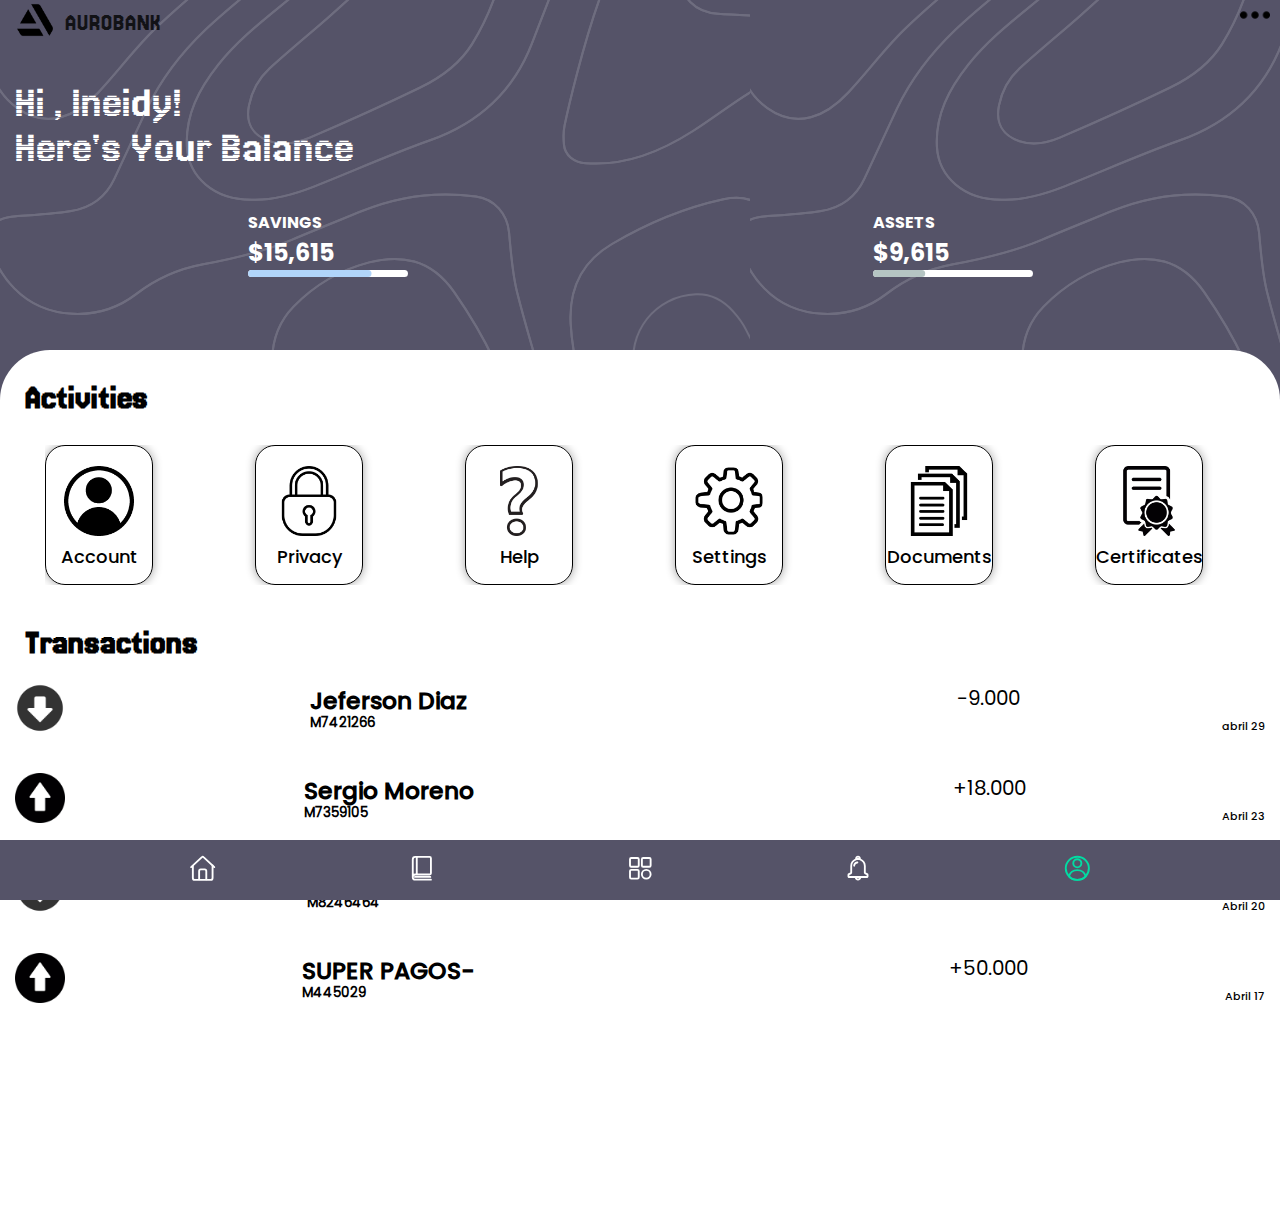
<file: index.html>
<!DOCTYPE html>
<html lang="en">
<head>
    <meta charset="UTF-8">
    <meta name="viewport" content="width=device-width, initial-scale=1.0">
    <title>Home</title>
    <link rel="stylesheet" href="css/style.css">
</head>
<body>
    <section class="fondo">
        <section class="AUROBANK">
            <header>
                <div class="header__invento">
                    <img src="storage/img/pngwing.com (11).png" >
                    <p> AUROBANK</p>
                    <img class="icon1" src="storage/img/pngwing.com (12).png" >
                </div>
            </header>
        </section>
    
        <section class="up">
            
            <div class="saludar">
                <p>Hi , Ineidy!</p>
                <p>Here's Your Balance</p>
            </div>
            <div class="balances">
                <div class="savings">
                    <p>SAVINGS</p>
                    <h2><span>$</span>15,615</h2>
                    <img src="storage/img/Group 216completsaving.svg" class="linea" >
                    
                </div>
                <div class="assets">
                    <p>ASSETS</p>
                    <h2><span>$</span>9,615</h2>
                    <img src="storage/img/Group 217completassets.svg" class="linea" >

    
                </div>
            </div>
    
        </section>
    </section>
    <section class="arrown">
        <div class="box">
            <h3 >Activities</h3>
        </div>

        <section class="scroll">
            <div class="options">
                <img src="storage/img/pngwing.com (6).png" >
                <p>Account</p>
            </div>
            <div class="options">
                <img src="storage/img/pngwing.com (7).png" >
                <p>Privacy</p>
            </div>
            <div class="options">
                <img src="storage/img/pngwing.com (interrogacion).png" >
                <p>Help</p>
            </div>
            <div class="options">
                <img src="storage/img/pngwinkjasg.com (2).png" >
                <p>Settings</p>
            </div>
            <div class="options">
                <img src="storage/img/pngwing.com (3).png" >
                <p>Documents</p>
            </div>
            <div class="options">
                <img src="storage/img/pngwing.com (4).png" >
                <p>Certificates</p>
            </div>
        </section>
        <div class="transactions">
            <h3>Transactions</h3>
        </div>
        <div class="contenido_transaccion">
            <div class="transaction1">
                <img src="storage/img/pngwing.com (9).png">
                <h3>Jeferson Diaz</h3>
                <h6>M7421266</h6>
                <span>-9.000</span>
                <small>abril 29</small>
            </div>
            <div class="transaction1">
                <img src="storage/img/pngwing.com (8).png">
                <h3>Sergio Moreno </h3>
                <h6>M7359105</h6>
                <span>+18.000</span>
                <small>Abril 23</small>
            </div>
            <div class="transaction1">
                <img src="storage/img/pngwing.com (9).png"> 
                <h3>Leidy Tatiana  </h3>
                <h6>M8246464</h6>
                <span>-50.000</span>
                <small>Abril 20</small>
            </div>
            <div class="transaction1">
                <img src="storage/img/pngwing.com (8).png">
                <h3>SUPER PAGOS-</h3>
                <h6>M445029</h6>
                <span>+50.000</span>
                <small>Abril 17</small>
            </div>

        </div>
    
        
    </section>
    <footer>
        <ul class="footer__ul">
            <li>
                <a href="#">
                    <img src="storage/img/iconohome.svg" >
                </a>
            </li>
            <li>
                <a href="views/balance.html">
                    <img src="storage/img/iconowallet.svg" >
                </a>
            </li>
            <li>
                <a href="views/mycard.html">
                    <img src="storage/img/Iconomenup.svg" >
                </a>
            </li>
            <li>
                <a href="#">
                    <img src="storage/img/iconocampana.svg" >
                </a>
            </li>
            <li>
                <a href="#">
                    <img src="storage/img/iconopersona.svg" >
                </a>
            </li>
            
            

        </ul>
    </footer>
</body>
</html>
</file>
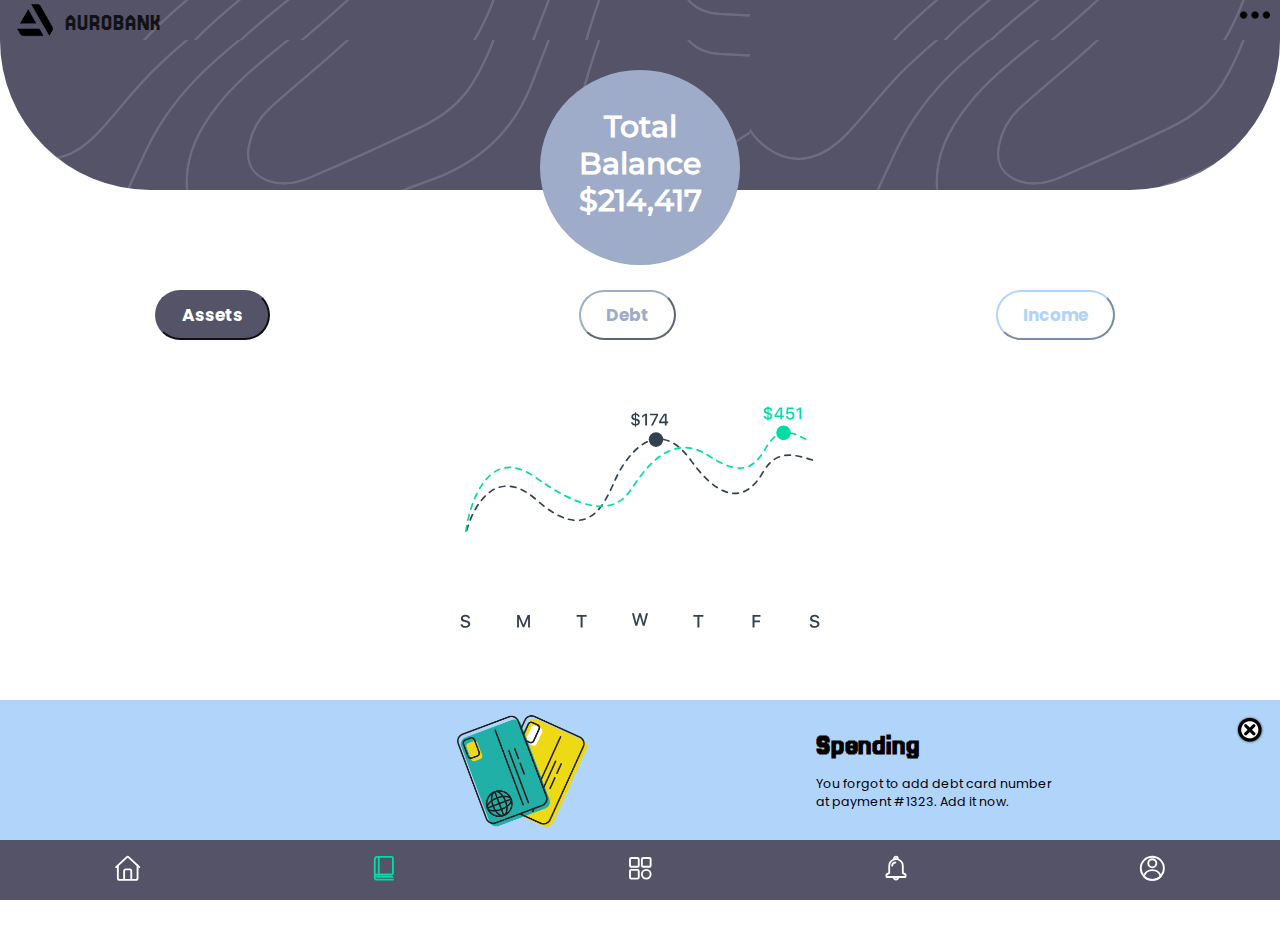
<file: views/balance.html>
<!DOCTYPE html>
<html lang="en">
<head>
    <meta charset="UTF-8">
    <meta name="viewport" content="width=device-width, initial-scale=1.0">
    <link rel="stylesheet" href="../css/balance.css">
    <title>Balance</title>
</head>
<body>
    <header>
        <div class="header__invento">
            <img src="../storage/img/pngwing.com (11).png" >
            <p> AUROBANK</p>
            <img class="icon1" src="../storage/img/pngwing.com (12).png" >
        </div>
    </header>
    <section class="partbalance">
        <div class="tot">
            <div class="circle">
                <h2 class="baj">Total</h2>
                <h2>Balance</h2>
                <h2>$214,417</h2>
            </div>
        </div>
    </section>
    <section class="botones">
        <div class="bot">
            <div class="bo">
                <button class="bot1">Assets</button>
            </div>
            <div class="bo">
                <button class="bot2">Debt</button>
            </div>
            <div class="bo">
                <button class="bot3">Income</button>
            </div>
        </div>

    </section>
    <section class="balanc">
        <div class="bal">
            <img src="../storage/img/graphic.svg"  class="estadisticas">
        </div>
        <div class="di">
            <img src="../storage/img/Frame 42diascreo.svg" class="days">
        </div>
    </section>
    <section class="spam">
        <div class="compl">
            <a href="balance2.html">
                <img src="../storage/img/salir.png" class="xd">
            </a>
            <div class="cel">
                <img src="../storage/img/tarjeta.png">
            </div>
            <div class="Spending">
                <h2>Spending</h2>
                <p>You forgot to add debt card number <br>
                    at payment #1323. Add it now.</p>
            </div>

        </div>
    </section>
    <footer>
        <ul>
            <li>
                <a href="#">
                    <img src="../storage/img/iconohome.svg">
                </a>
            </li>
            <li>
                <a href="balance.html">
                    <img src="../storage/img/Group 216.svg">
                </a>
            </li>
            <li>
                <a href="mycard.html">
                    <img src="../storage/img/Iconomenup.svg">
                </a>
            </li>
            <li>
                <a href="#">
                    <img src="../storage/img/iconocampana.svg">
                </a>
            </li>
            <li>
                <a href="../index.html">
                    <img src="../storage/img/Group 218personaunselec.svg">
                </a>
            </li>
        </ul>
    </footer>
</body>
</html>
</file>
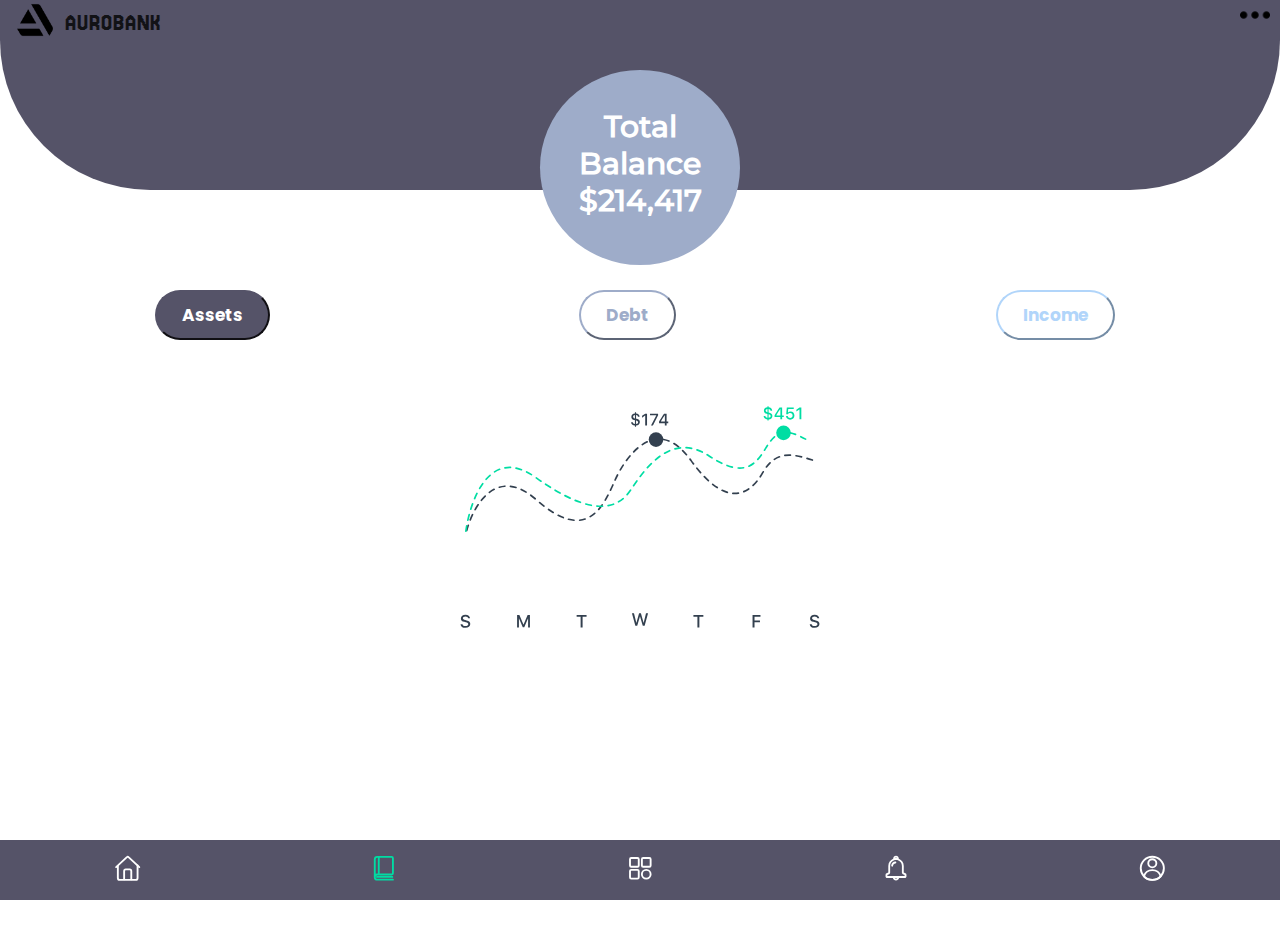
<file: views/balance2.html>
<!DOCTYPE html>
<html lang="en">
<head>
    <meta charset="UTF-8">
    <meta name="viewport" content="width=device-width, initial-scale=1.0">
    <link rel="stylesheet" href="../css/balance2.css">
    <title>Balance</title>
</head>
<body>
    <header>
        <div class="header__invento">
            <img src="../storage/img/pngwing.com (11).png" >
            <p> AUROBANK</p>
            <img class="icon1" src="../storage/img/pngwing.com (12).png" >
        </div>
    </header>
    <section class="partbalance">
        <div class="tot">
            <div class="circle">
                <h2 class="baj">Total</h2>
                <h2>Balance</h2>
                <h2>$214,417</h2>
            </div>
        </div>
    </section>
    <section class="botones">
        <div class="bot">
            <div class="bo">
                <button class="bot1">Assets</button>
            </div>
            <div class="bo">
                <button class="bot2">Debt</button>
            </div>
            <div class="bo">
                <button class="bot3">Income</button>
            </div>
        </div>

    </section>
    <section class="balanc">
        <div class="bal">
            <img src="../storage/img/graphic.svg"  class="estadisticas">
        </div>
        <div class="di">
            <img src="../storage/img/Frame 42diascreo.svg" class="days">
        </div>
    </section>

    <footer>
        <ul>
            <li>
                <a href="#">
                    <img src="../storage/img/iconohome.svg">
                </a>
            </li>
            <li>
                <a href="balance.html">
                    <img src="../storage/img/Group 216.svg">
                </a>
            </li>
            <li>
                <a href="mycard.html">
                    <img src="../storage/img/Iconomenup.svg">
                </a>
            </li>
            <li>
                <a href="#">
                    <img src="../storage/img/iconocampana.svg">
                </a>
            </li>
            <li>
                <a href="../index.html">
                    <img src="../storage/img/Group 218personaunselec.svg">
                </a>
            </li>
        </ul>
    </footer>
</body>
</html>
</file>
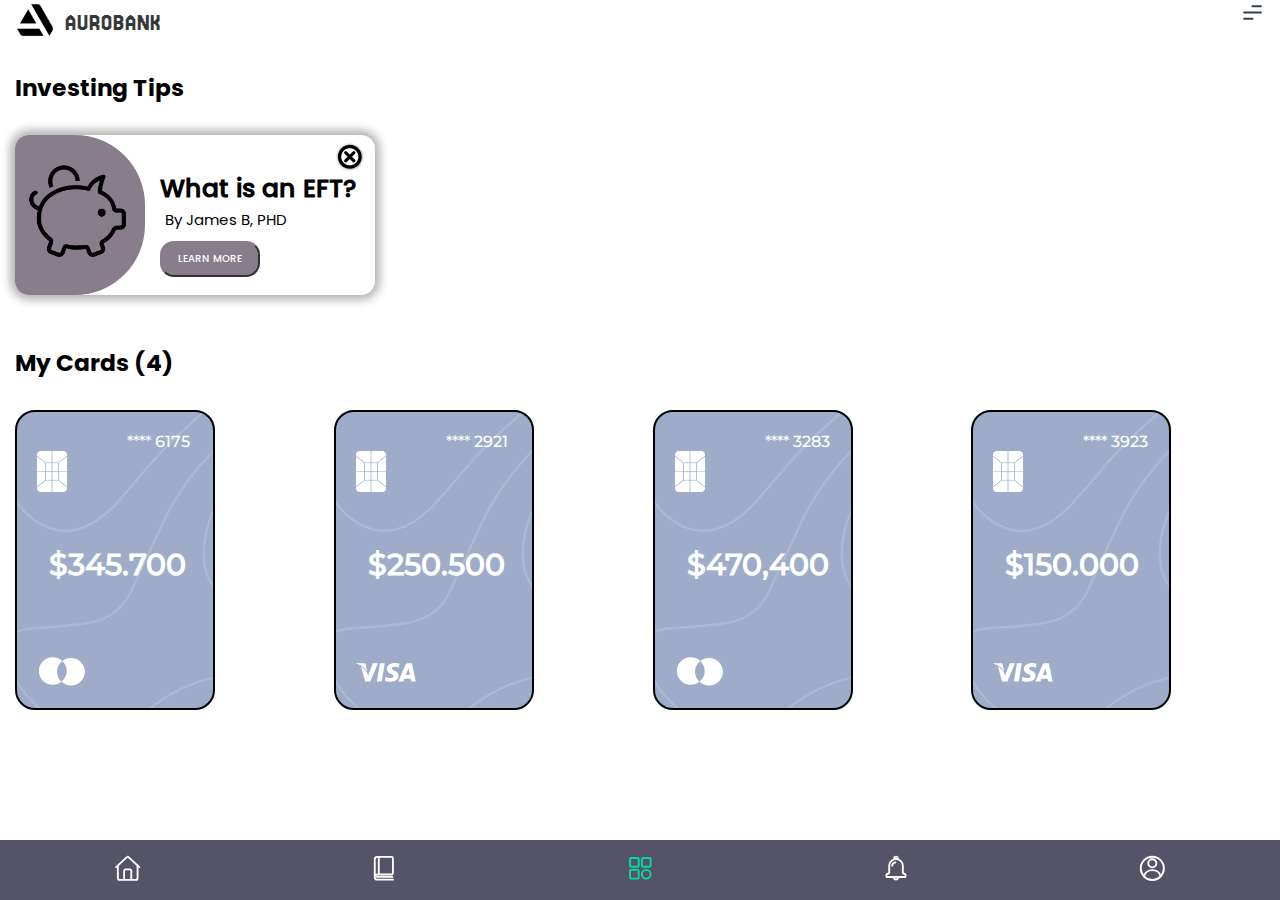
<file: views/mycard.html>
<!DOCTYPE html>
<html lang="en">
<head>
    <meta charset="UTF-8">
    <meta name="viewport" content="width=device-width, initial-scale=1.0">
    <link rel="stylesheet" href="../css/mycard.css">
    <title>MyCard</title>
</head>
<body>
    <header>
        <div class="header__invento">
            <img src="../storage/img/pngwing.com (11).png" >
            <p>AUROBANK</p>
            <img class="icon1" src="../storage/img/Group 216ajustesosc.svg" >
        </div>
    </header>
    <section class="investing__tips">
        <div class="investing">
            <h3>Investing Tips</h3>
        </div>
        <div class="EFT">
             <img src="../storage/img/salir.png" class="etfimg" >
             <div class="cerdito">
                <div class="imgcer">
                    <img src="../storage/img/pngwing.com.png" class="cerdii">
                </div>
             </div>
             <div class="info">
                <h3>What is an EFT?</h3>
                <small>By James B, PHD <br></small>
                <button>LEARN MORE</button>
             </div>
        </div>
    </section>
    <section class="carrt">
        <div class="txtmycard">
            <h3>My Cards (4)</h3>
        </div>
        <section class="scroll">
            <div class="tarjeta">
                <p class="num">**** 6175</p>
                <img src="../storage/img/Groupcodigo.svg" class="icon2">
                <h1 class="cantidad">$345.700</h1>
                <div class="iconsonly">
                    <img src="../storage/img/Frame 17aviplataahorasi.svg" class="icon3">
                </div>
            </div>
            <div class="tarjeta">
                <p class="num">**** 2921</p>
                <img src="../storage/img/Groupcodigo.svg" class="icon2">
                <h1 class="cantidad">$250.500</h1>
                <div class="iconsonly">
                    <img src="../storage/img/Group 215iconvisa.svg" class="icon3vis" >
                </div>
            </div>            
            <div class="tarjeta">
                <p class="num">**** 3283</p>
                <img src="../storage/img/Groupcodigo.svg" class="icon2">
                <h1 class="cantidad">$470,400</h1>
                <div class="iconsonly">
                    <img src="../storage/img/Frame 17aviplataahorasi.svg" class="icon3">
                </div>
            </div>
            <div class="tarjeta">
                <p class="num">**** 3923</p>
                <img src="../storage/img/Groupcodigo.svg" class="icon2">
                <h1 class="cantidad">$150.000</h1>
                <div class="iconsonly">
                    <img src="../storage/img/Group 215iconvisa.svg" class="icon3vis" >
                </div>
            </div>   
        </section>
    </section>



    <footer>
        <ul>
            <li>
                <a href="#">
                    <img src="../storage/img/iconohome.svg">
                </a>
            </li>
            <li>
                <a href="balance.html">
                    <img src="../storage/img/iconowallet.svg">
                </a>
            </li>
            <li>
                <a href="#">
                    <img src="../storage/img/Group 217optionsSelect.svg">
                </a>
            </li>
            <li>
                <a href="#">
                    <img src="../storage/img/iconocampana.svg">
                </a>
            </li>
            <li>
                <a href="../index.html">
                    <img src="../storage/img/Group 218personaunselec.svg">
                </a>
            </li>
        </ul>
    </footer>
</body>
</html>
</file>
<file: css/style.css>
@import url(variables.css);
*{
    padding: 0;
    margin: 0;
    box-sizing: border-box;
}
.medio{
    background-color: var(--color-1) ;
    padding: var(--space-layout-padding-lr);
    
}
body{
    background-image: url(../storage/img/Groupdecoracion.svg);
    background-color: var(--color-1);
    display: flex;
    flex-direction: column;

}

.header__invento{

    color: var(--color-7);
    padding: var(--space-layout-padding-lr);
    display: flex;
    column-gap: 10px;

}


.header__invento img{
    width: 40px;
}
.header__invento p{
    font-family: "JERSEY";
    font-size: 25px;
    margin-top: 10px;
}
.icon1{
    position: absolute;
    right: 0;
    padding-right: 10px;
}
.header__opciones img{
    width: 40px;
}

.arrown{
    padding: var(--space-layout-padding-lr);
    background-color: var(--color-4);
    position: absolute;
    height: 98%;
    width: 100%;
    margin-top: 350px;
    justify-content: space-between;
    border-top-right-radius: 50px;
    border-top-left-radius: 50px;

}
.up{
    margin-top: 40px;
    padding: var(--space-layout-padding-lr);
}
.balances{
    color: var(--color-5);
    font-family: "BOLD";
    margin-top: 40px;
    display: flex;
    flex-direction: row;
    justify-content: space-around;

}
.linea{
    width: 160px;
    margin-bottom: 40px;
}
.encimasavings{
    position: absolute;
    top: 264px;
    left: 41px;
    width: 120px;
}
.encimaassets{
    position: absolute;
    top: 265px;
    left:233px;
    width: 50px;
}
h1{
    color: var(--color-5);
    margin-bottom: 10px;
    font-family: "JERSEY";
    font-size: 45px;
}
.saludar p{
    color: var(--color-5);
    font-family: "JERSEY";

    font-size: 45px;
}
.box{
    font-size: 30px;
    position: relative;
    top: 30px;
    margin-left: 10px;
    font-family: "JERSEY"

}
.scroll{
    display: grid;
    grid-template-columns: auto auto auto auto auto auto;
    margin-top:60px;
    margin-left: 30px;
    overflow-x: scroll;
    text-align: center;
    column-gap: 40px;
    font-size: 18px;
    font-family: "MEDIUM";
    scrollbar-width: none;
}
.options{
    box-shadow: 0px 0px 8px 1px rgba(0, 0, 0, 0.3);
    border: 1px solid;
    width: 108px;
    height: 140px;
    border-radius: 20px;
}
.options img{
    width: 70px;
    margin-top: 20px;
}
.transactions{
    margin-top: 40px;
    font-size: 30px;
    font-family: "JERSEY";
    margin-left: 10px;
    position: relative;

}
.contenido_transaccion{
    margin-top: 20px;
    row-gap: 40px;
    font-size: 20px;
    display: flex;
    flex-direction: column;

}
.contenido_transaccion div{

    border-radius: 10px;
}
.transaction1{
    display: grid;
    grid-row: 1;
    height: 50px;
    padding-top: 3px;
    padding-bottom: 1px;
}
.transaction1 h3{
    font-family: "MEDIUM";
    display: grid;
    grid-column: 2;
    grid-row: 1;
}
.transaction1 span{
    font-family: "REGULAR";
    display: grid;
    grid-column: 4;
}
.transaction1 img{

    width: 50px;
    grid-row-start: 1;
    grid-row-end: 2;
}
.transaction1 small{
    grid-column: 3;
    grid-row: 1;
    font-size: 11px;
    position: absolute;
    right: 0;
    padding-top: 35px;
    padding-right: 15px;
    font-family: "MEDIUM";
    
}

.transaction1 h6{
    font-family: "REGULAR";
    grid-column: 2;
    grid-row: 1;
    height: 50px;
    margin-top: 30px;
}
















footer{
    background-color: var(--color-1);
    position: fixed;
    bottom: 0;
    width: 100%;
}
.footer__ul{
    display: flex;
    height: 60px;
    flex-direction: row;
    justify-content: space-evenly;
    align-items: center;


}
.footer__ul li{
    list-style: none;
    justify-content: center;

}

.footer__ul li a img{
    height: 30px;
    width: 30px;
}
</file>
<file: css/balance.css>
@import url(variables.css);
*{
    padding: 0;
    margin: 0;
    box-sizing: border-box;
}
body{
    background-color: var(--color-4);
    height: 120%;
    
}
.header__invento{
    padding: var(--space-layout-padding-lr);
    position: static;
    background-color: var(--color-1);
    color: var(--color-7);
    display: flex;
    column-gap: 10px;
    background-image: url(../storage/img/Grouplineas.svg);
    /* justify-content: space-between; */ 
}

.header__invento img{
    width: 40px;
}
.header__invento p{
    font-family: "JERSEY";
    font-size: 25px;
    margin-top: 10px;
}
.icon1{
    position: absolute;
    right: 0;
    padding-right: 10px;
}
.header__opciones img{
    width: 40px;
}
.partbalance{
    background-image: url(../storage/img/Grouplineas.svg);
    background-color: var(--color-1);
    /* background-image: url(../storage/img/Group\ 8circulos.svg); */
    height: 150px;
    align-items: center;
    width: 100%;
    border-bottom-left-radius: 200px;
    border-bottom-right-radius: 200px;
}
.tot{
    width: 100%;
    height: 150%;
    /* background-color: blueviolet; */
    display: flex;
    flex-direction: column;
    align-items: center;
    /* justify-content: space-between; */
}
.circle{
    font-family: "MEDIUMMONSERRAT";
    margin-top: 30px;
    background-color: var(--color-2);
    color: var(--color-4);
    text-align: center;
    width: 200px;
    height: 200px;
    border-radius: 100%;
}
.circle h2{
    font-size: 30px;
}
.baj{
    margin-top:  38px;
}
.bot{
    display: flex;
    margin-top: 100px;
    justify-content: space-around;
    
}
.bot1{
    font-family: "BOLD";
    font-size: 17px;
    padding-top: 10px;
    padding-bottom: 10px;
    padding-left: 25px;
    padding-right: 25px;
    border-radius: 30px;

    border-color: var(--color-1);
    background-color: var(--color-1);
    color: var(--color-4);
}
.bot2{
    font-family: "BOLD";
    font-size: 17px;
    padding-top: 10px;
    padding-bottom: 10px;
    padding-left: 25px;
    padding-right: 25px;
    border-radius: 30px;
    margin-right: 10px;
    border-color: var(--color-2);
    color: var(--color-2);
    background-color: var(--color-4);
}
.bot3{
    font-family: "BOLD";
    font-size: 17px;
    padding-top: 10px;
    padding-bottom: 10px;
    padding-left: 25px;
    padding-right: 25px;
    border-radius: 30px;
    margin-right: 10px;
    border-color: var(--color-3);
    color: var(--color-3);
    background-color: var(--color-4);
}
.estadisticas{
    margin-top: 7vh;   
    width: 350px;
}
.bal{

    align-items: center;
    flex-direction: column;
    display: flex;
    justify-content: space-between;

}
.days{
    margin-top: 7vh;
    width: 50vh;
    margin-bottom: 4vw;
}
.di{
    align-items: center;
    display: flex;
    flex-direction: column;
    justify-content: space-between;
    padding-bottom: 230px;
}
.compl{
    margin-bottom: 60px;
    
}
.balanc{
    padding: var(--space-layout-padding-lr);
}
.xd{
    margin-top: 15px;
    position: absolute;
    right: 15px;
    width: 30px;

}
.Spending h2{
    font-family: "JERSEY";
    font-size: 30px;
    margin-bottom: 15px;
}
.Spending p{
    font-family: "REGULAR";
    font-size: 12.5px;
}








.compl{
    display: flex;
    flex-direction: row;
    justify-content: space-evenly;
    background-color: var(--color-3);
    padding-bottom: px;
}
.cel img{
    width: 130px;
    margin-top: 6px;
}
.Spending{
    margin-top: 30px;
}
.spam{
    position: fixed;
    bottom: 0;
    width: 100%;
}


footer{
    background-color: var(--color-1);
    position: fixed;
    bottom: 0;
    left: 0;
    width: 100%;
    
}
footer ul{
    height: 60px;
    display: flex;
    justify-content: space-around;
    align-items: center;
    flex-direction: row;

}

footer ul li{
    justify-content: center;
    list-style: none;

}
footer li a img{
    width: 30px;
    height: 30px;
}
</file>
<file: css/balance2.css>
@import url(variables.css);
*{
    padding: 0;
    margin: 0;
    box-sizing: border-box;
}
body{
    background-color: var(--color-4);
    height: 120%;
    
}
.header__invento{
    padding: var(--space-layout-padding-lr);
    position: static;
    background-color: var(--color-1);
    color: var(--color-7);
    display: flex;
    column-gap: 10px;
    /* justify-content: space-between; */ 
}
.header__invento img{
    width: 40px;
}
.header__invento p{
           font-family: "JERSEY";
        font-size: 25px;
        margin-top: 10px;
}
.icon1{
    position: absolute;
    right: 0;
    padding-right: 10px;
}
.header__opciones img{
    width: 40px;
}
.partbalance{
    background-color: var(--color-1);
    /* background-image: url(../storage/img/Group\ 8circulos.svg); */
    height: 150px;
    align-items: center;
    width: 100%;
    border-bottom-left-radius: 200px;
    border-bottom-right-radius: 200px;
}
.tot{
    width: 100%;
    height: 150%;
    /* background-color: blueviolet; */
    display: flex;
    flex-direction: column;
    align-items: center;
    /* justify-content: space-between; */
}
.circle{
    margin-top: 30px;    
    font-family: "MEDIUMMONSERRAT";
    background-color: var(--color-2);
    color: var(--color-4);
    text-align: center;
    width: 200px;
    height: 200px;
    border-radius: 100%;
}
.circle h2{
    font-size: 30px;
}
.baj{
    margin-top:  38px;
}
.bot{
    display: flex;
    margin-top: 100px;
    justify-content: space-around;

}
.bot1{
    font-family: "BOLD";
    font-size: 17px;
    padding-top: 10px;
    padding-bottom: 10px;
    padding-left: 25px;
    padding-right: 25px;
    border-radius: 30px;

    border-color: var(--color-1);
    background-color: var(--color-1);
    color: var(--color-4);
}
.bot2{
    font-family: "BOLD";
    font-size: 17px;
    padding-top: 10px;
    padding-bottom: 10px;
    padding-left: 25px;
    padding-right: 25px;
    border-radius: 30px;
    margin-right: 10px;
    border-color: var(--color-2);
    color: var(--color-2);
    background-color: var(--color-4);
}
.bot3{
    font-family: "BOLD";
    font-size: 17px;
    padding-top: 10px;
    padding-bottom: 10px;
    padding-left: 25px;
    padding-right: 25px;
    border-radius: 30px;
    margin-right: 10px;
    border-color: var(--color-3);
    color: var(--color-3);
    background-color: var(--color-4);
}
.estadisticas{
    margin-top: 7vh;   
    width: 350px;
}
.bal{

    align-items: center;
    flex-direction: column;
    display: flex;
    justify-content: space-between;

}
.days{
    margin-top: 7vh;
    width: 50vh;
    margin-bottom: 4vw;
}
.di{
    align-items: center;
    display: flex;
    flex-direction: column;
    justify-content: space-between;
    padding-bottom: 230px;
}
.compl{
    margin-bottom: 60px;
}
.balanc{
    padding: var(--space-layout-padding-lr);
}
.xd{
    margin-top: 15px;
    position: absolute;
    right: 15px;
    width: 30px;

}
.Spending h2{
    font-family: "JERSEY";
    font-size: 30px;
    margin-bottom: 15px;
}
.Spending p{
    font-family: "REGULAR";
    font-size: 12.5px;
}









.compl{
    display: flex;
    flex-direction: row;
    justify-content: space-evenly;
    background-color: var(--color-3);
    padding-bottom: 30px;
}
.cel img{
    width: 130px;
    margin-top: 60px;
}
.Spending{
    margin-top: 60px;
}
.spam{
    position: fixed;
    bottom: 0;
    width: 100%;
}


footer{
    background-color: var(--color-1);
    position: fixed;
    bottom: 0;
    left: 0;
    width: 100%;
    
}
footer ul{
    height: 60px;
    display: flex;
    justify-content: space-around;
    align-items: center;
    flex-direction: row;

}

footer ul li{
    justify-content: center;
    list-style: none;

}
footer li a img{
    width: 30px;
    height: 30px;
}
</file>
<file: css/mycard.css>
@import url(variables.css);

* {
    padding: 0;
    margin: 0;
    box-sizing: border-box;
}

body {
    background-color: var(--color-4);

}

.header__invento {
    color: var(--color-7);
    padding: var(--space-layout-padding-lr);
    display: flex;
    column-gap: 10px;
}

.header__invento img {
    width: 40px;
}

.icon1 {
    position: absolute;
    padding-right: 15px;
    right: 0;
}

.header__invento p {
        font-family: "JERSEY";
        font-size: 25px;
        margin-top: 10px;
    
}

.investing {
    font-size: 20px;
    font-family: "BOLD";
}

.investing__tips {
    margin-top: 30px;
    padding: var(--space-layout-padding-lr);
}

.EFT {
    /* background-color: aquamarine; */
    box-shadow: 0px 0px 10px 5px rgba(0, 0, 0, 0.3);
    width: 360px;
    margin-top: 30px;
    border-radius: 14px;
    display: flex;
    flex-direction: row;
}

.info {
    padding: var(--space-layout-padding-lr);

}

.info h3 {
    margin-top: 35px;
    font-size: 25px;
    font-family: "MEDIUM";
}

.info small {
    margin-top: 25px;
    margin-left: 5px;
    font-size: 15px;
    font-family: "REGULAR";
}

.info button {
    margin-top: 10px;
    font-size: 10px;
    color: var(--color-5);
    background-color: var(--color-6);
    border-color: var(--color-6);
    padding-top: 8px;
    padding-bottom: 8px;
    padding-left: 16px;
    padding-right: 16px;
    border-radius: 14px;
    font-family: "MEDIUM";

}

.etfimg {
    position: absolute;
    margin-top: 7px;
    margin-left: 320px;
    width: 30px;
}

.imgcer {
    background-color: var(--color-6);
    border-top-left-radius: 14px;
    border-bottom-left-radius: 14px;
    border-top-right-radius: 70px;
    border-bottom-right-radius: 70px;
}

.cerdii {
    padding-top: 25px;
    padding-bottom: 25px;
    padding-right: 14px;
    margin-left: 10px;
    width: 120px;

}

.carrt {
    padding: var(--space-layout-padding-lr);
}

.txtmycard {
    margin-top: 50px;
    margin-bottom: 30px;
    font-size: 20px;
    font-family: "BOLD";
}

.scroll {
    display: grid;
    grid-template-columns: auto auto auto auto;

    overflow-x: scroll;
    column-gap: 25px;
    padding-bottom: 70px;
}

.tarjeta {
    background-color: var(--color-2);
    background-image: url(../storage/img/Groupdecoracion.svg);
    width: 200px;
    height: 300px;
    border-radius: 20px;
    border: 2px solid;

}

.cantidad{
    font-family: "MEDIUMMONSERRAT";
    position: relative;
    color: var(--color-5);
    margin-left: 32px;
    margin-top: 50px;
    font-size: 30px;

}
.num{
    font-family: "MEDIUMMONSERRAT";

    position: relative;
    padding-left: 110px;
    padding-top: 20px;
    color: var(--color-5);
}
.icon3{
    position: relative;
    width: 70px;
    padding-top: 70px;
    padding-left: 20px;
}
.icon3vis{
    position: relative;
    width: 60px;
    margin-top: 80px;
    margin-left: 20px;
}
.icon2{
    position: relative;
    margin-left: 20px;
    /* margin-bottom: 300px; */
    width: 30px;
}






















footer {
    background-color: var(--color-1);
    position: fixed;
    bottom: 0;
    width: 100%;

}

footer ul {
    height: 60px;
    display: flex;
    justify-content: space-around;
    align-items: center;
    flex-direction: row;

}

footer ul li {
    justify-content: center;
    list-style: none;

}

footer li a img {
    width: 30px;
    height: 30px;
}
</file>
